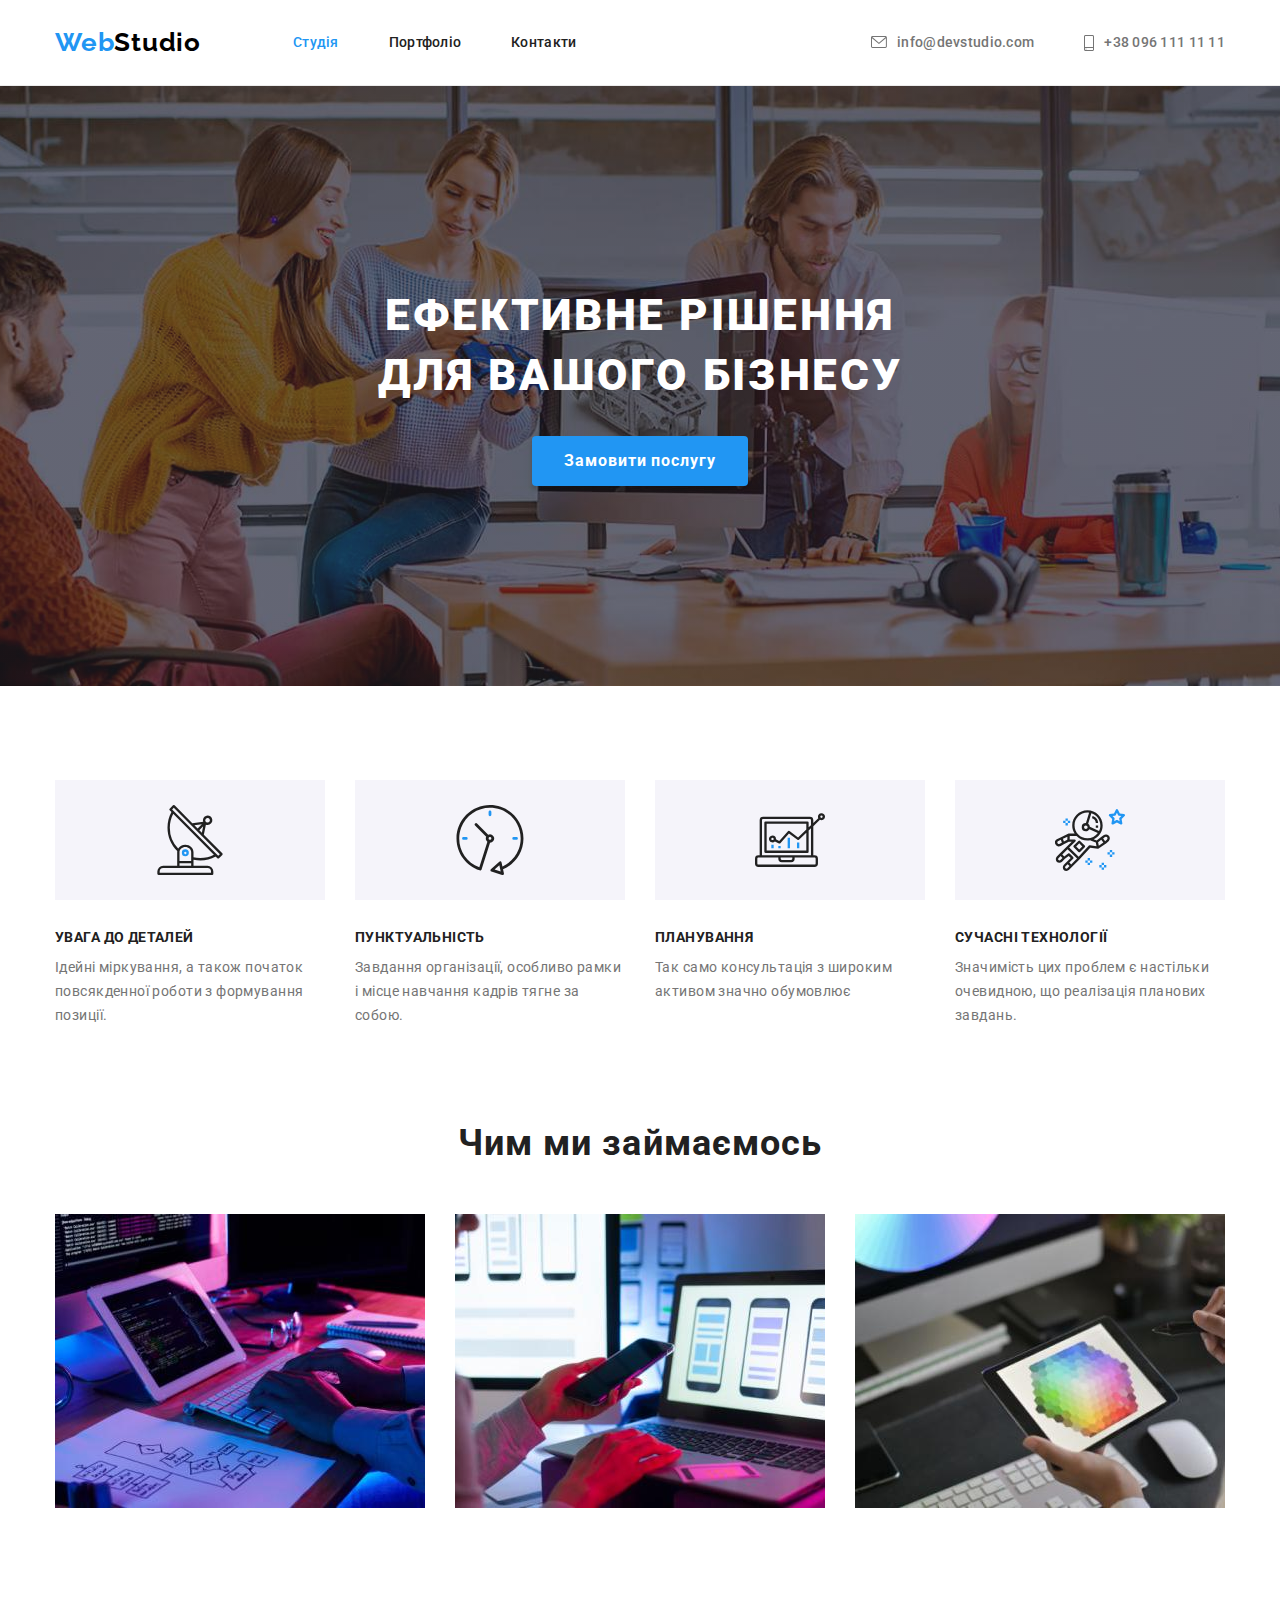
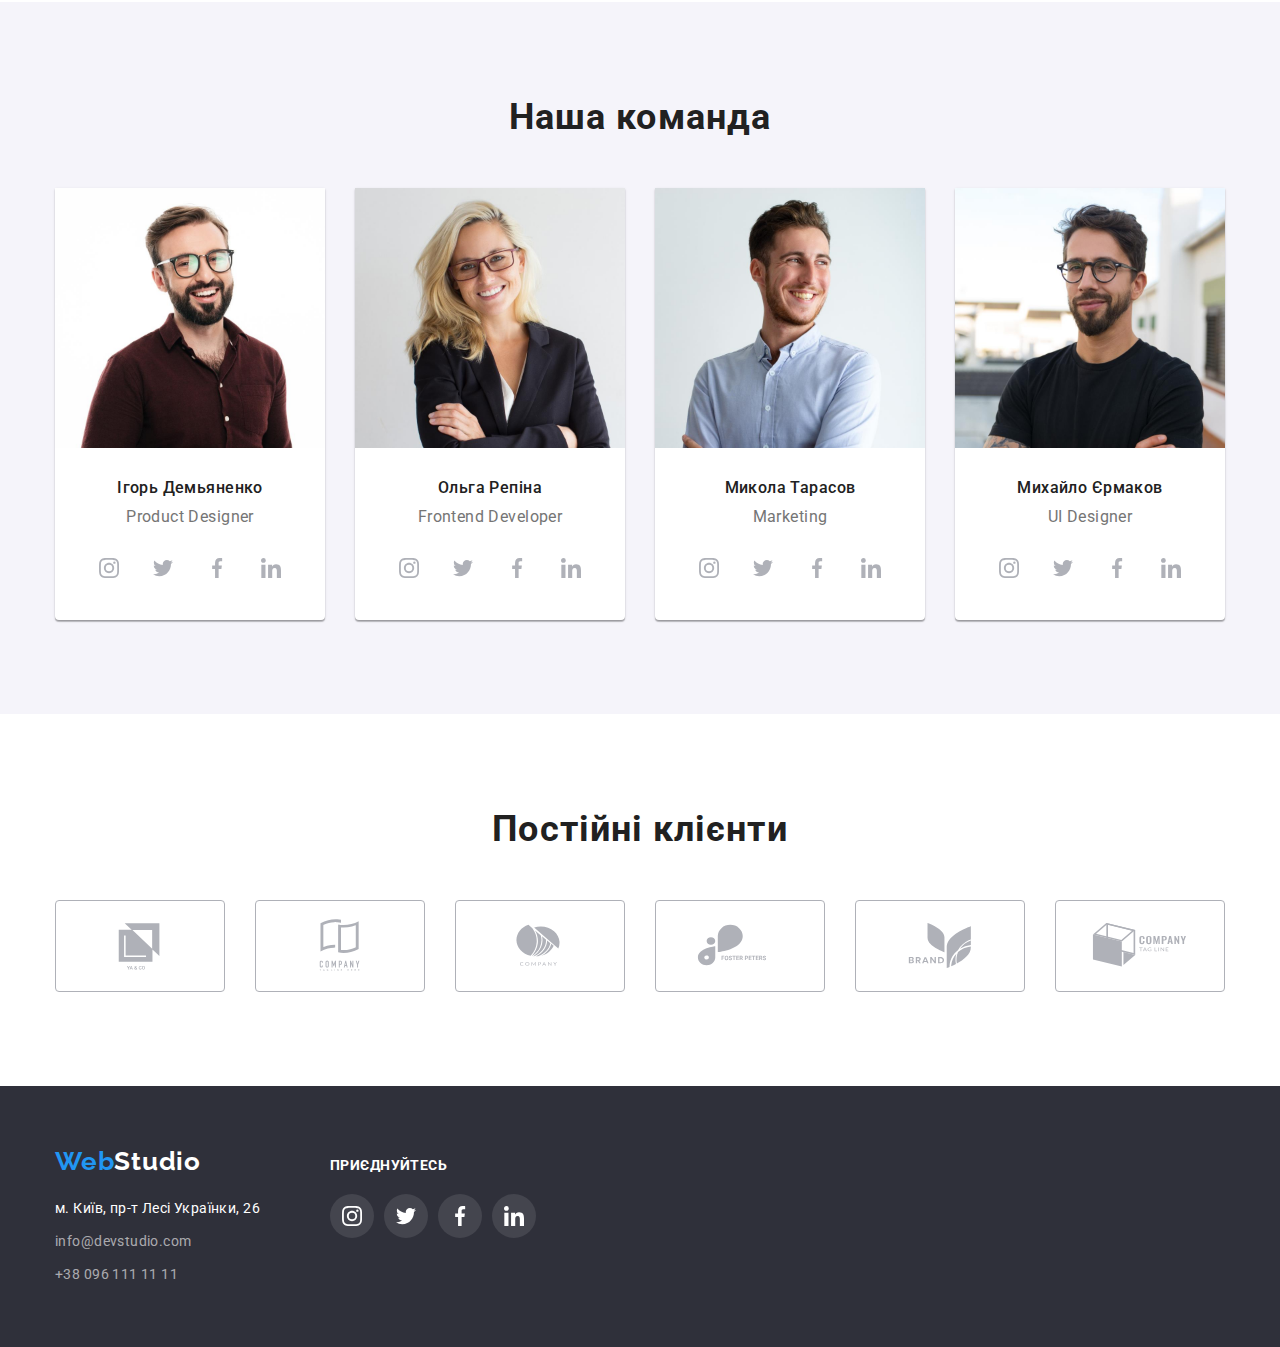
<file: index.html>
<!DOCTYPE html>
<html lang="uk">
  <head>
    <meta charset="UTF-8" />
    <meta name="viewport" content="width=device-width, initial-cale=1.0" />
    <title lang="en">Webstydio</title>
    <link rel="stylesheet" href="./css/reset.css" />
    <link rel="stylesheet" href="./css/modern-normalize.css" />
    <link rel="stylesheet" href="./css/styles.css" />
    <link
      href="https://fonts.googleapis.com/css2?family=Raleway:wght@700&family=Roboto:wght@400;500;700;900&display=swap"
      rel="stylesheet"
    />
  </head>
  <body>
    <header class="header">
      <div class="container">
        <a href="./index.html" class="logo" lang="en"
          >Web<span class="header-logo-text">Studio</span></a
        >
        <nav>
          <ul class="nav-list">
            <li class="nav-item">
              <a href="./index.html" class="current nav-link">Студія</a>
            </li>
            <li class="nav-item">
              <a href="./portfolio.html" class="nav-link">Портфоліо</a>
            </li>
            <li class="nav-item">
              <a href="./contacts.html" class="nav-link">Контакти</a>
            </li>
          </ul>
        </nav>
        <ul class="contact-list list">
          <li class="contact-item">
            <a href="mailto:info@devstudio.com" class="contact-link link">
              <svg class="contact-icon" width="16px" height="12px">
                <use href="./images/icons.svg#icon-envelope"></use>
              </svg>
              info@devstudio.com</a
            >
          </li>
          <li class="contact-item">
            <a href="tel:+380961111111" class="contact-link">
              <svg class="contact-icon" width="10px" height="16px">
                <use href="./images/icons.svg#icon-smartphone"></use>
              </svg>
              +38 096 111 11 11</a
            >
          </li>
        </ul>
      </div>
    </header>
    <main>
      <!--Hero-->
      <section class="hero section">
        <div class="container">
          <h1 class="hero-title">
            Ефективне рішення <br />
            для вашого бізнесу
          </h1>
          <button type="button" class="hero-btn">Замовити послугу</button>
        </div>
      </section>
      <!--Tasks-->
      <section class="tasks section">
        <div class="container">
          <h2 class="visually-hidden">Переваги</h2>
          <ul class="tasks-list list">
            <li class="tasks-item">
              <div class="wrap-icon">
              <svg class="tasks-item-icon" width="70px" height="70px">
                        <use href="./images/icons.svg#icon-antenna"></use>
                      </svg>
                      </div>
              <h3 class="tasks-item-title">Увага до деталей</h3>
              <p class="tasks-item-text">
                Ідейні міркування, а також початок повсякденної роботи з
                формування позиції.
              </p>
            </li>
            <li class="tasks-item"><div class="wrap-icon">
              <svg class="tasks-item-icon" width="70px" height="70px">
                        <use href="./images/icons.svg#icon-clock"></use>
                      </svg>
                      </div>
              <h3 class="tasks-item-title">Пунктуальність</h3>
              <p class="tasks-item-text">
                Завдання організації, особливо рамки і місце навчання кадрів
                тягне за собою.
              </p>
            </li>
            <li class="tasks-item"><div class="wrap-icon">
              <svg class="tasks-item-icon" width="70px" height="70px">
                        <use href="./images/icons.svg#icon-diagram"></use>
                      </svg>
                      </div>
              <h3 class="tasks-item-title">Планування</h3>
              <p class="tasks-item-text">
                Так само консультація з широким активом значно обумовлює
              </p>
            </li>
            <li class="tasks-item"><div class="wrap-icon">
              <svg class="tasks-item-icon" width="70px" height="70px">
                        <use href="./images/icons.svg#icon-astronaut"></use>
                      </svg>
                      </div>
              <h3 class="tasks-item-title">Сучасні технології</h3>
              <p class="tasks-item-text">
                Значимість цих проблем є настільки очевидною, що реалізація
                планових завдань.
              </p>
            </li>
          </ul>
        </div>
      </section>
      <!--Portfolio-->
      <section class="portfolio section">
        <div class="container">
          <h2 class="section-title">Чим ми займаємось</h2>
          <ul class="portfolio-list">
            <li class="portfolio-item">
              <img
                src="./images/box_1.jpg"
                alt="Пишуть код"
                width="370"
                height="294"
              />
            </li>
            <li class="portfolio-item">
              <img
                src="./images/box_2.jpg"
                alt="Оформлють дизайн"
                width="370"
                height="294"
              />
            </li>
            <li class="portfolio-item">
              <img
                src="./images/box_3.jpg"
                alt="Підбирають колір"
                width="370"
                height="294"
              />
            </li>
          </ul>
        </div>
      </section>
      <!--Team-->
      <section class="team section">
        <div class="container">
          <h2 class="section-title">Наша команда</h2>
          <ul class="team-list">
            <li class="team-item">
              <img
                src="./images/team_img_1.jpg"
                alt="Чоловік в окулярах"
                width="270"
                height="260"
              />
              <div class="report">
                <h3 class="team-item-title">Ігорь Демьяненко</h3>
                <p lang="en" class="team-item-text">Product Designer</p>
                <ul class="team-soc-list">
                  <li class="team-soc-item">
                    <a href="" class="team-soc-link"  rel="noopener nofollow noreferrer">
                      <svg class="team-soc-icon" width="20px" height="20px">
                        <use href="./images/icons.svg#icon-instagram"></use>
                      </svg>
                    </a>
                  </li>
                  <li class="team-soc-item">
                    <a href="" class="team-soc-link"  rel="noopener nofollow noreferrer">
                      <svg class="team-soc-icon" width="20px" height="20px">
                        <use href="./images/icons.svg#icon-twitter"></use>
                      </svg>
                    </a>
                  </li>
                  <li class="team-soc-item">
                    <a href="" class="team-soc-link"  rel="noopener nofollow noreferrer">
                      <svg class="team-soc-icon" width="20px" height="20px">
                        <use href="./images/icons.svg#icon-facebook"></use>
                      </svg>
                    </a>
                  </li>
                  <li class="team-soc-item">
                    <a href="" class="team-soc-link"  rel="noopener nofollow noreferrer">
                      <svg class="team-soc-icon" width="20px" height="20px">
                        <use href="./images/icons.svg#icon-linkedin"></use>
                      </svg>
                    </a>
                  </li>
                </ul>
              </div>
            </li>
            <li class="team-item">
              <img
                src="./images/team_img_2.jpg"
                alt="Жінка в окулярах"
                width="270"
                height="260"
              />
              <div class="report">
                <h3 class="team-item-title">Ольга Репіна</h3>
                <p lang="en" class="team-item-text">Frontend Developer</p>
                <ul class="team-soc-list">
                  <li class="team-soc-item">
                    <a href="" class="team-soc-link"  rel="noopener nofollow noreferrer">
                      <svg class="team-soc-icon" width="20px" height="20px">
                        <use href="./images/icons.svg#icon-instagram"></use>
                      </svg>
                    </a>
                  </li>
                  <li class="team-soc-item">
                    <a href="" class="team-soc-link"  rel="noopener nofollow noreferrer">
                      <svg class="team-soc-icon" width="20px" height="20px">
                        <use href="./images/icons.svg#icon-twitter"></use>
                      </svg>
                    </a>
                  </li>
                  <li class="team-soc-item">
                    <a href="" class="team-soc-link"  rel="noopener nofollow noreferrer">
                      <svg class="team-soc-icon" width="20px" height="20px">
                        <use href="./images/icons.svg#icon-facebook"></use>
                      </svg>
                    </a>
                  </li>
                  <li class="team-soc-item">
                    <a href="" class="team-soc-link"  rel="noopener nofollow noreferrer">
                      <svg class="team-soc-icon" width="20px" height="20px">
                        <use href="./images/icons.svg#icon-linkedin"></use>
                      </svg>
                    </a>
                  </li>
                </ul>
              </div>
            </li>
            <li class="team-item">
              <img
                src="./images/team_img_3.jpg"
                alt="Чоловік"
                width="270"
                height="260"
              />
              <div class="report">
                <h3 class="team-item-title">Микола Тарасов</h3>
                <p lang="en" class="team-item-text">Marketing</p>
                <ul class="team-soc-list">
                  <li class="team-soc-item">
                    <a href="" class="team-soc-link"  rel="noopener nofollow noreferrer">
                      <svg class="team-soc-icon" width="20px" height="20px">
                        <use href="./images/icons.svg#icon-instagram"></use>
                      </svg>
                    </a>
                  </li>
                  <li class="team-soc-item">
                    <a href="" class="team-soc-link"  rel="noopener nofollow noreferrer">
                      <svg class="team-soc-icon" width="20px" height="20px">
                        <use href="./images/icons.svg#icon-twitter"></use>
                      </svg>
                    </a>
                  </li>
                  <li class="team-soc-item">
                    <a href="" class="team-soc-link"  rel="noopener nofollow noreferrer">
                      <svg class="team-soc-icon" width="20px" height="20px">
                        <use href="./images/icons.svg#icon-facebook"></use>
                      </svg>
                    </a>
                  </li>
                  <li class="team-soc-item">
                    <a href="" class="team-soc-link"  rel="noopener nofollow noreferrer">
                      <svg class="team-soc-icon" width="20px" height="20px">
                        <use href="./images/icons.svg#icon-linkedin"></use>
                      </svg>
                    </a>
                  </li>
                </ul>
              </div>
            </li>
            <li class="team-item">
              <img
                src="./images/team_img_4.jpg"
                alt="Чоловік в окулярах"
                width="270"
                height="260"
              />
              <div class="report">
                <h3 class="team-item-title">Михайло Єрмаков</h3>
                <p lang="en" class="team-item-text">UI Designer</p>
                <ul class="team-soc-list">
                  <li class="team-soc-item">
                    <a href="" class="team-soc-link"  rel="noopener nofollow noreferrer">
                      <svg class="team-soc-icon" width="20px" height="20px">
                        <use href="./images/icons.svg#icon-instagram"></use>
                      </svg>
                    </a>
                  </li>
                  <li class="team-soc-item">
                    <a href="" class="team-soc-link"  rel="noopener nofollow noreferrer">
                      <svg class="team-soc-icon" width="20px" height="20px">
                        <use href="./images/icons.svg#icon-twitter"></use>
                      </svg>
                    </a>
                  </li>
                  <li class="team-soc-item">
                    <a href="" class="team-soc-link"  rel="noopener nofollow noreferrer">
                      <svg class="team-soc-icon" width="20px" height="20px">
                        <use href="./images/icons.svg#icon-facebook"></use>
                      </svg>
                    </a>
                  </li>
                  <li class="team-soc-item">
                    <a href="" class="team-soc-link"  rel="noopener nofollow noreferrer">
                      <svg class="team-soc-icon" width="20px" height="20px">
                        <use href="./images/icons.svg#icon-linkedin"></use>
                      </svg>
                    </a>
                  </li>
                </ul>
              </div>
            </li>
          </ul>
        </div>
      </section>
      <section class="client section">
        <div class="container">
        <h2 class="section-title" >Постійні клієнти</h2>
        <ul class="client-list">
          <li class="client-item">
            <a href="" class="client-link"  rel="noopener nofollow noreferrer">
              <svg class="client-icon"  width="106px" height="60px">
                <use href=./images/icons.svg#icon-client-1>
                </use>
              </svg>
            </a>
          </li>
          <li class="client-item">
            <a href="" class="client-link"  rel="noopener nofollow noreferrer">
              <svg class="client-icon"  width="106px" height="60px">
                <use href=./images/icons.svg#icon-client-2>
                </use>
              </svg>
            </a>
          </li>
          <li class="client-item">
            <a href="" class="client-link"  rel="noopener nofollow noreferrer">
              <svg class="client-icon"  width="106px" height="60px">
                <use href=./images/icons.svg#icon-client-3>
                </use>
              </svg>
            </a>
          </li>
          <li class="client-item">
            <a href="" class="client-link"  rel="noopener nofollow noreferrer">
              <svg class="client-icon"  width="106px" height="60px">
                <use href=./images/icons.svg#icon-client-4>
                </use>
              </svg>
            </a>
          </li>
          <li class="client-item">
            <a href="" class="client-link"  rel="noopener nofollow noreferrer">
              <svg class="client-icon"  width="106px" height="60px">
                <use href=./images/icons.svg#icon-client-5>
                </use>
              </svg>
            </a>
          </li>
          <li class="client-item">
            <a href="" class="client-link"  rel="noopener nofollow noreferrer">
              <svg class="client-icon"  width="106px" height="60px">
                <use href=./images/icons.svg#icon-client-6>
                </use>
              </svg>
            </a>
          </li>
        </ul>
        </div>
      </section>
    </main>
    <footer class="footer">
      <div class="container">
        <div class="contacts">
        <a href="./index.html" class="logo" lang="en"
          >Web<span class="footer-logo-tekst">Studio</span></a
        >
        <address class="address">
          <ul class="address-list">
            <li class="address-item">
              <a
                href="https://goo.gl/maps/4TEG29RhxD43sS5S9"
                class="address-link address"  rel="noopener nofollow noreferrer"
                >м. Київ, пр-т Лесі Українки, 26</a
              >
            </li>
            <li class="address-item">
              <a href="mailto:info@devstudio.com" class="address-link"
                >info@devstudio.com</a
              >
            </li>
            <li class="address-item">
              <a href="tel:+380961111111" class="address-link"
                >+38 096 111 11 11</a
              >
            </li>
          </ul>
        </address>
        </div>
        <div class="social">
        <h3 class="footer-title">Приєднуйтесь</h3>
        <ul class="footer-soc-list">
                  <li class="footer-soc-item">
                    <a href="" class="footer-soc-link"  rel="noopener nofollow noreferrer">
                      <svg class="footer-soc-icon" width="20px" height="20px">
                        <use href="./images/icons.svg#icon-instagram"></use>
                      </svg>
                    </a>
                  </li>
                  <li class="footer-soc-item">
                    <a href="" class="footer-soc-link"  rel="noopener nofollow noreferrer">
                      <svg class="footer-soc-icon" width="20px" height="20px">
                        <use href="./images/icons.svg#icon-twitter"></use>
                      </svg>
                    </a>
                  </li>
                  <li class="footer-soc-item">
                    <a href="" class="footer-soc-link"  rel="noopener nofollow noreferrer">
                      <svg class="footer-soc-icon" width="20px" height="20px">
                        <use href="./images/icons.svg#icon-facebook"></use>
                      </svg>
                    </a>
                  </li>
                  <li class="footer-soc-item">
                    <a href="" class="footer-soc-link"  rel="noopener nofollow noreferrer">
                      <svg class="footer-soc-icon" width="20px" height="20px">
                        <use href="./images/icons.svg#icon-linkedin"></use>
                      </svg>
                    </a>
                  </li>
                </ul>
                </div>
      </div>
    </footer>
  </body>
</html>
</file>
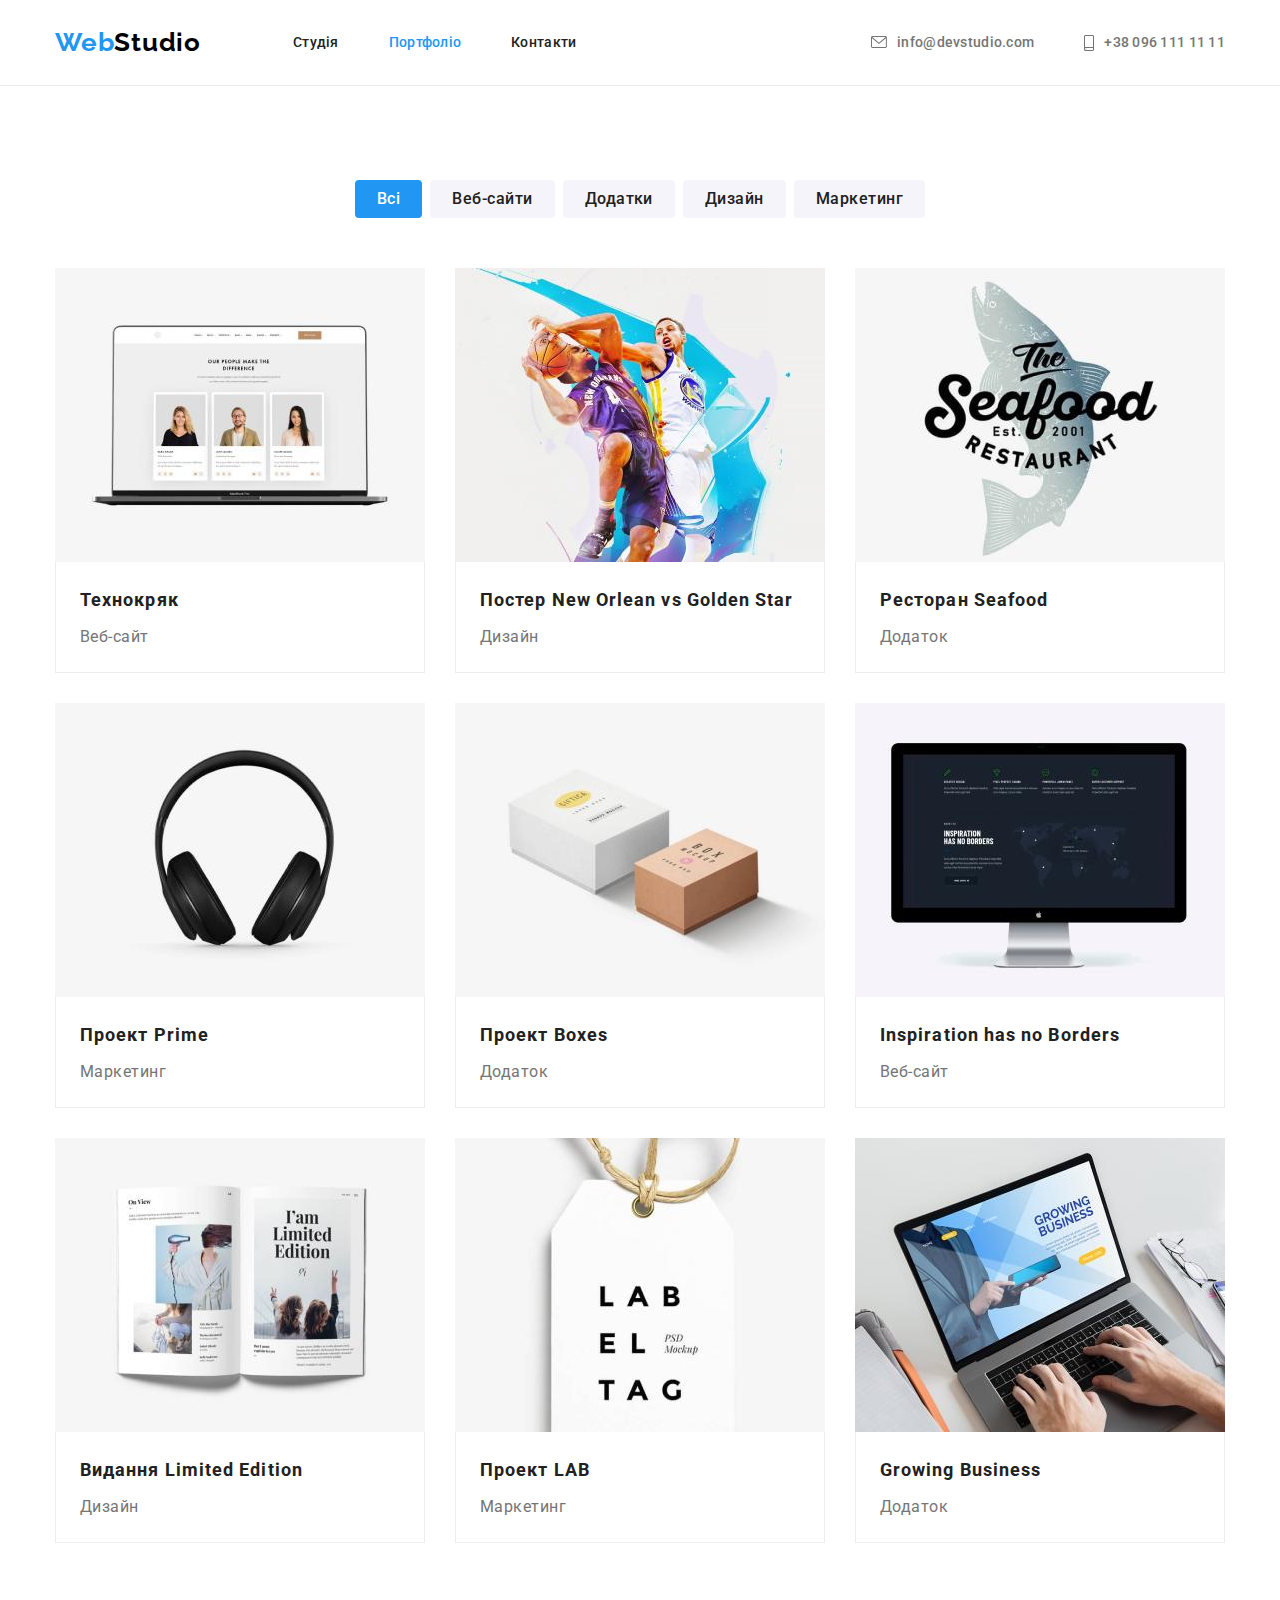
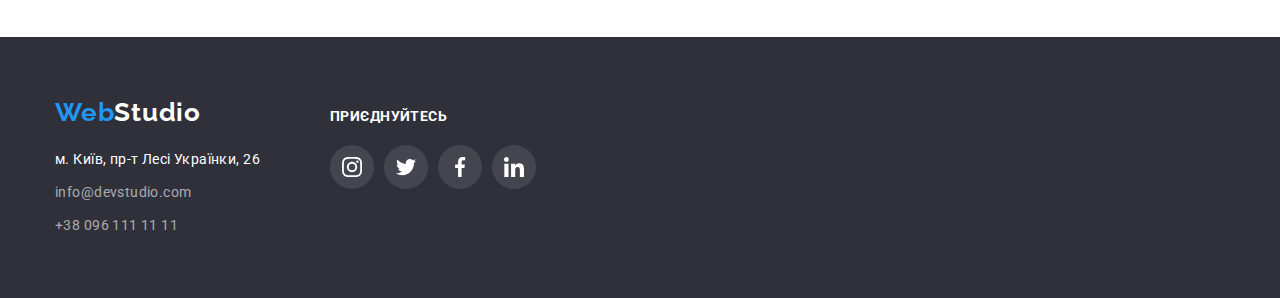
<file: portfolio.html>
<!DOCTYPE html>
<html lang="uk">
  <head>
    <meta charset="UTF-8" />
    <meta name="viewport" content="width=device-width, initial-cale=1.0" />
    <title lang="en">Portfolio</title>
    <link rel="stylesheet" href="./css/reset.css" />
    <link rel="stylesheet" href="./css/modern-normalize.css" />
    <link rel="stylesheet" href="./css/styles.css" />
    <link
      href="https://fonts.googleapis.com/css2?family=Raleway:wght@700&family=Roboto:wght@400;500;700;900&display=swap"
      rel="stylesheet"
    />
  </head>
  <body>
    <header class="header">
      <div class="container">
        <a href="./index.html" class="logo" lang="en"
          >Web<span class="header-logo-text">Studio</span></a
        >
        <nav>
          <ul class="nav-list">
            <li class="nav-item">
              <a href="./index.html" class="nav-link">Студія</a>
            </li>
            <li class="nav-item">
              <a href="./portfolio.html" class="current nav-link">Портфоліо</a>
            </li>
            <li class="nav-item">
              <a href="./contacts.html" class="nav-link">Контакти</a>
            </li>
          </ul>
        </nav>
        <ul class="contact-list list">
          <li class="contact-item">
            <a href="mailto:info@devstudio.com" class="contact-link link">
              <svg class="contact-icon" width="16px" height="12px">
                <use href="./images/icons.svg#icon-envelope"></use>
              </svg>
              info@devstudio.com</a
            >
          </li>
          <li class="contact-item">
            <a href="tel:+380961111111" class="contact-link">
              <svg class="contact-icon" width="10px" height="16px">
                <use href="./images/icons.svg#icon-smartphone"></use>
              </svg>
              +38 096 111 11 11</a
            >
          </li>
        </ul>
      </div>
    </header>
    <main>
      <section class="portfolio-hero section">
        <div class="container">
          <h1 class="visually-hidden">Портфоліо</h1>
          <ul class="portfolio-filter-list">
            <li class="portfolio-filter-item">
              <button type="button" class="portfolio-filter current-filter">
                Всі
              </button>
            </li>
            <li class="portfolio-filter-item">
              <button type="button" class="portfolio-filter">Веб-сайти</button>
            </li>
            <li class="portfolio-filter-item">
              <button type="button" class="portfolio-filter">Додатки</button>
            </li>
            <li class="portfolio-filter-item">
              <button type="button" class="portfolio-filter">Дизайн</button>
            </li>
            <li class="portfolio-filter-item">
              <button type="button" class="portfolio-filter">Маркетинг</button>
            </li>
          </ul>
          <ul class="portfolio-project-list">
            <li class="portfolio-project-item">
              <a href="" class="portfolio-project-link">
                <img
                  src="./images/portfolio_img_0.jpg"
                  alt="Ноутбук з анкетами"
                  width="370"
                  height="294"
                />
                <div class="portfolio-report">
                  <h2 class="portfolio-item-title">Технокряк</h2>
                  <p class="portfolio-item-text">Веб-сайт</p>
                </div>
              </a>
            </li>
            <li class="portfolio-project-item">
              <a href="" class="portfolio-project-link">
                <img
                  src="./images/portfolio_img_1.jpg"
                  alt="Два баскетболіста"
                  width="370"
                  height="294"
                />
                <div class="portfolio-report">
                  <h2 class="portfolio-item-title">
                    Постер <span lang="en">New Orlean vs Golden Star</span>
                  </h2>
                  <p class="portfolio-item-text">Дизайн</p>
                </div>
              </a>
            </li>
            <li class="portfolio-project-item">
              <a href="" class="portfolio-project-link">
                <img
                  src="./images/portfolio_img_2.jpg"
                  alt="Риба логотип"
                  width="370"
                  height="294"
                />
                <div class="portfolio-report">
                  <h2 class="portfolio-item-title">
                    Ресторан <span lang="en">Seafood</span>
                  </h2>
                  <p class="portfolio-item-text">Додаток</p>
                </div>
              </a>
            </li>
            <li class="portfolio-project-item">
              <a href="" class="portfolio-project-link">
                <img
                  src="./images/portfolio_img_3.jpg"
                  alt="Навушники"
                  width="370"
                  height="294"
                />
                <div class="portfolio-report">
                  <h2 class="portfolio-item-title">
                    Проект <span lang="en">Prime</span>
                  </h2>
                  <p class="portfolio-item-text">Маркетинг</p>
                </div>
              </a>
            </li>
            <li class="portfolio-project-item">
              <a href="" class="portfolio-project-link">
                <img
                  src="./images/portfolio_img_4.jpg"
                  alt="Дві коробки"
                  width="370"
                  height="294"
                />
                <div class="portfolio-report">
                  <h2 class="portfolio-item-title">
                    Проект <span lang="en">Boxes</span>
                  </h2>
                  <p class="portfolio-item-text">Додаток</p>
                </div>
              </a>
            </li>
            <li class="portfolio-project-item">
              <a href="" class="portfolio-project-link">
                <img
                  src="./images/portfolio_img_5.jpg"
                  alt="Монітор з картою"
                  width="370"
                  height="294"
                />
                <div class="portfolio-report">
                  <h2 lang="en" class="portfolio-item-title">
                    Inspiration has no Borders
                  </h2>
                  <p class="portfolio-item-text">Веб-сайт</p>
                </div>
              </a>
            </li>
            <li class="portfolio-project-item">
              <a href="" class="portfolio-project-link">
                <img
                  src="./images/portfolio_img_6.jpg"
                  alt="Книжка з ілюстраціями"
                  width="370"
                  height="294"
                />
                <div class="portfolio-report">
                  <h2 class="portfolio-item-title">
                    Bидання <span lang="en">Limited Edition</span>
                  </h2>
                  <p class="portfolio-item-text">Дизайн</p>
                </div>
              </a>
            </li>
            <li class="portfolio-project-item">
              <a href="" class="portfolio-project-link">
                <img
                  src="./images/portfolio_img_7.jpg"
                  alt="Етикетка"
                  width="370"
                  height="294"
                />
                <div class="portfolio-report">
                  <h2 class="portfolio-item-title">
                    Проект <span lang="en">LAB</span>
                  </h2>
                  <p class="portfolio-item-text">Маркетинг</p>
                </div>
              </a>
            </li>
            <li class="portfolio-project-item">
              <a href="" class="portfolio-project-link">
                <img
                  src="./images/portfolio_img_8.jpg"
                  alt="Друк на ноутбуці"
                  width="370"
                  height="294"
                />
                <div class="portfolio-report">
                  <h2 lang="en" class="portfolio-item-title">
                    Growing Business
                  </h2>
                  <p class="portfolio-item-text">Додаток</p>
                </div>
              </a>
            </li>
          </ul>
        </div>
      </section>
    </main>
    <footer class="footer">
      <div class="container">
        <div class="contacts">
          <a href="./index.html" class="logo" lang="en"
            >Web<span class="footer-logo-tekst">Studio</span></a
          >
          <address class="address">
            <ul class="address-list">
              <li class="address-item">
                <a
                  href="https://goo.gl/maps/4TEG29RhxD43sS5S9"
                  class="address-link address"
                  >м. Київ, пр-т Лесі Українки, 26</a
                >
              </li>
              <li class="address-item">
                <a href="mailto:info@devstudio.com" class="address-link"
                  >info@devstudio.com</a
                >
              </li>
              <li class="address-item">
                <a href="tel:+380961111111" class="address-link"
                  >+38 096 111 11 11</a
                >
              </li>
            </ul>
          </address>
        </div>
        <div class="social">
          <h3 class="footer-title">Приєднуйтесь</h3>
          <ul class="footer-soc-list">
            <li class="footer-soc-item">
              <a
                href=""
                class="footer-soc-link"
                rel="noopener nofollow noreferrer"
              >
                <svg class="footer-soc-icon" width="20px" height="20px">
                  <use href="./images/icons.svg#icon-instagram"></use>
                </svg>
              </a>
            </li>
            <li class="footer-soc-item">
              <a
                href=""
                class="footer-soc-link"
                rel="noopener nofollow noreferrer"
              >
                <svg class="footer-soc-icon" width="20px" height="20px">
                  <use href="./images/icons.svg#icon-twitter"></use>
                </svg>
              </a>
            </li>
            <li class="footer-soc-item">
              <a
                href=""
                class="footer-soc-link"
                rel="noopener nofollow noreferrer"
              >
                <svg class="footer-soc-icon" width="20px" height="20px">
                  <use href="./images/icons.svg#icon-facebook"></use>
                </svg>
              </a>
            </li>
            <li class="footer-soc-item">
              <a
                href=""
                class="footer-soc-link"
                rel="noopener nofollow noreferrer"
              >
                <svg class="footer-soc-icon" width="20px" height="20px">
                  <use href="./images/icons.svg#icon-linkedin"></use>
                </svg>
              </a>
            </li>
          </ul>
        </div>
      </div>
    </footer>
  </body>
</html>
</file>
<file: css/styles.css>
:root {
  --primary-text-color: #212121;
  --accent-text-color: #2196f3;
  --secondary-text-color: #757575;
  --primary-background-color: #2f303a;
  --background-color: #ffffff;
  --accent-btn-text-color: #000000;
  --accent-btn-background-color: #188ce8;
  --team-background-color: #f5f4fa;
  --contact-color: rgba(255, 255, 255, 0.6);
  --border-color: #eeeeee;
  --border-bottom-color: #ececec;
  --icon-color: #afb1b8;
}

.visually-hidden {
  position: absolute;
  width: 1px;
  height: 1px;
  margin: -1px;
  border: 0;
  padding: 0;
  white-space: nowrap;
  clip-path: inset(100%);
  clip: rect(0 0 0 0);
  overflow: hidden;
}

ul,
ol {
  list-style-type: none;
  margin: 0;
  padding-left: 0;
}
button {
  cursor: pointer;
}

body {
  font-family: "Roboto", sans-serif;
  font-size: 14px;
  font-style: normal;
  color: var(--primary-text-color);
}
.section {
  padding-top: 94px;
  padding-bottom: 94px;
  /* outline: 1px dashed green;
  background-color: transparent; */
}
.container {
  width: 1200px;
  margin: 0 auto;
  padding-left: 15px;
  padding-right: 15px;
  /* outline: 1px solid orangered;
  background-color: greenyellow; */
}
/* ----------------HEADER------------------- */

.header .container {
  display: flex;
  align-items: center;
}
.header {
  border-bottom: 1px solid var(--border-bottom-color);
}

.header .logo {
  display: block;
  margin-right: 93px;
  padding-top: 24px;
  padding-bottom: 25px;
}

.nav-list {
  display: flex;
  width: 294px;
}
.nav-item + .nav-item {
  margin-left: 50px;
}

.contact-list {
  display: flex;
  margin-left: auto;
}
.nav-item,
.contact-item {
  padding-top: 32px;
  padding-bottom: 32px;
}
.contact-item + .contact-item {
  margin-left: 50px;
}
.contacts-icon {
  display: inline-block;
}
.logo {
  max-width: 145px;
  font-family: "Raleway", sans-serif;
  font-weight: 700;
  font-size: 26px;
  line-height: 1.19;
  letter-spacing: 0.03em;
  color: var(--accent-text-color);
  cursor: pointer;
}

.header-logo-text {
  color: var(--accent-btn-text-color);
}
.nav-link,
.contact-link {
  font-weight: 500;
  line-height: 1.14;
  letter-spacing: 0.02em;
}
.contact-link {
  color: var(--secondary-text-color);
  display: flex;
  align-items: center;
}

.contact-icon {
  margin-right: 10px;
  fill: currentColor;
}

.current,
.logo,
.nav-link:hover,
.nav-link:focus,
.contact-link:hover,
.contact-link:focus,
.address-link:hover,
.address-link:focus {
  color: var(--accent-text-color);
  fill: var(--accent-text-color);
}

/* ----------------HERO------------------- */
.hero {
  padding-bottom: 200px;
  padding-top: 200px;
  text-align: center;
  background-color: var(--primary-background-color);
  background-image: linear-gradient(
      to bottom,
      rgba(47, 48, 58, 0.4),
      rgba(47, 48, 58, 0.4)
    ),
    url(../images/background-img.jpg);
  background-repeat: no-repeat;
  background-size: cover;
  background-position: center;
  max-width: 1600px;
  margin: 0 auto;
}

.hero-title {
  margin-bottom: 30px;

  font-weight: 900;
  font-size: 44px;
  line-height: 1.36;

  letter-spacing: 0.06em;
  text-transform: uppercase;
  color: var(--background-color);
}

.hero-btn {
  border: none;

  padding-top: 10px;
  padding-bottom: 10px;
  padding-right: 32px;
  padding-left: 32px;
  box-shadow: 0px 4px 4px rgba(0, 0, 0, 0.15);
  border-radius: 4px;
  border: transparent;

  white-space: nowrap;
  font-family: inherit;
  font-style: normal;
  font-weight: 700;
  font-size: 16px;
  line-height: 1.88;
  letter-spacing: 0.06em;
  background-color: var(--accent-text-color);
  color: var(--background-color);
}
.hero-btn:hover,
.hero-btn:focus {
  background-color: var(--accent-btn-background-color);
}
/* ----------------Tasks------------------- */
.tasks-list {
  display: flex;
}

.tasks-item {
  width: 270px;
  text-align: left;
  background-color: var(--background-color);
}

.wrap-icon {
  width: 100%;
  height: 120px;
  display: flex;
  justify-content: center;
  align-items: center;
  background: var(--team-background-color);
}

.tasks-item + .tasks-item {
  margin-left: 30px;
}

.tasks-item-title {
  margin-top: 30px;
  margin-bottom: 10px;

  font-size: 14px;
  line-height: 1.14;
  letter-spacing: 0.03em;
  text-transform: uppercase;
}
.tasks-item-text {
  line-height: 1.71;
  letter-spacing: 0.03em;
  color: var(--secondary-text-color);
}
/* ----------------Portfolio------------------- */
.portfolio {
  padding-top: 0;
}
.section-title {
  margin-bottom: 50px;

  font-size: 36px;
  line-height: 1.17;
  text-align: center;
  letter-spacing: 0.03em;
}
.portfolio-list {
  display: flex;
  margin-left: -30px;
}
.portfolio-item {
  flex-basis: calc(100% / 3 - 30px);
  margin-left: 30px;
}
/* ----------------Team------------------- */
.team {
  background-color: var(--team-background-color);
}
.team-list {
  display: flex;
  margin-left: -30px;
}

.team-item {
  flex-basis: calc(100% / 4 - 30px);
  margin-left: 30px;

  max-width: 270px;
  box-shadow: 0px 1px 3px rgba(0, 0, 0, 0.12), 0px 1px 1px rgba(0, 0, 0, 0.14),
    0px 2px 1px rgba(0, 0, 0, 0.2);
  border-radius: 0px 0px 4px 4px;

  line-height: 1.19;
  text-align: center;
  letter-spacing: 0.03em;
  background-color: var(--background-color);
}
.team-item-title {
  font-weight: 500;
  font-size: 16px;
}
.team-item-text {
  margin-top: 10px;

  font-size: 16px;
  color: var(--secondary-text-color);
}
.report {
  padding-top: 30px;
  padding-right: 32px;
  padding-bottom: 30px;
  padding-left: 32px;
}
.team-soc-list {
  display: flex;
  justify-content: center;
  margin-top: 20px;
}
.team-soc-item {
  width: 44px;
  height: 44px;
}

.team-soc-item + .team-soc-item {
  margin-left: 10px;
}
.team-soc-link {
  width: 100%;
  height: 100%;
  display: flex;
  border-radius: 50%;
  justify-content: center;
  align-items: center;
  fill: var(--icon-color);
}

.team-soc-link:hover,
.team-soc-link:focus {
  fill: var(--background-color);
  background-color: var(--accent-text-color);
}

/* ----------------Client------------------- */

.client-list {
  display: flex;
  justify-content: space-between;
  margin-top: 50px;
}
.client-item {
  width: 170px;
  height: 92px;
}
.client-item + .client-item {
  margin-left: 30px;
}
.client-link {
  width: 100%;
  height: 100%;
  display: flex;
  border-radius: 50%;
  justify-content: center;
  align-items: center;
  fill: var(--icon-color);
  border: 1px solid var(--icon-color);
  border-radius: 4px;
}
.client-link:hover,
.client-link:focus {
  fill: var(--accent-text-color);
  border: 1px solid var(--accent-text-color);
}
/* ----------------Footer------------------- */
.footer {
  padding-top: 60px;
  padding-bottom: 60px;
  background-color: var(--primary-background-color);
}
.footer .container {
  display: flex;
}

.logo .footer-logo-tekst {
  color: var(--background-color);
}
.social {
  padding-top: 12px;
  margin-left: 70px;
}
.address-item + .address-item {
  margin-top: 9px;
}
.address-link {
  font-style: normal;
  font-weight: 400;
  line-height: 1.71;
  letter-spacing: 0.03em;
  color: var(--contact-color);
}
.address {
  margin-top: 20px;
  max-width: 231px;
  text-align: left;
  color: var(--background-color);
}
.footer-title {
  font-weight: 700;
  font-size: 14px;
  line-height: 1.14;
  letter-spacing: 0.03em;
  text-transform: uppercase;
  color: var(--background-color);
}
.footer-soc-list {
  display: flex;
  justify-content: center;
  margin-top: 20px;
}
.footer-soc-item {
  width: 44px;
  height: 44px;
}

.footer-soc-item + .footer-soc-item {
  margin-left: 10px;
}
.footer-soc-link {
  width: 100%;
  height: 100%;
  display: flex;
  border-radius: 50%;
  justify-content: center;
  align-items: center;
  background-color: rgba(255, 255, 255, 0.1);
  fill: var(--background-color);
}

.footer-soc-link:hover,
.footer-soc-link:focus {
  fill: var(--background-color);
  background-color: var(--accent-text-color);
}

/* ------------------------------PORTFOLIO---------------------------------- */
.portfolio-filter-list {
  display: flex;
  justify-content: center;
  margin-bottom: 34px;
  padding-bottom: 16px;
}
.portfolio-filter {
  border: transparent;
  background: var(--team-background-color);
  border-radius: 4px;
  padding-top: 6px;
  padding-right: 22px;
  padding-bottom: 6px;
  padding-left: 22px;

  font-family: inherit;
  font-weight: 500;
  font-size: 16px;
  line-height: 1.62;
  text-align: center;
  letter-spacing: 0.03em;
  color: var(--primary-text-color);
  background-color: var(--team-background-color);
  cursor: pointer;
}
.portfolio-filter-item + .portfolio-filter-item {
  margin-left: 8px;
}
.portfolio-project-list {
  display: flex;
  flex-wrap: wrap;
  margin-left: -30px;
}
.portfolio-project-item {
  flex-basis: calc(100% / 3 - 30px);
  margin-left: 30px;
  width: 370px;
  text-align: start;
}
.portfolio-project-link {
  width: 100%;
  height: 100%;
}

.portfolio-project-link:hover,
.portfolio-project-link:focus {
  border: 1px solid var(--border-color);
  box-shadow: 0px 1px 1px rgba(0, 0, 0, 0.12), 0px 4px 4px rgba(0, 0, 0, 0.06),
    1px 4px 6px rgba(0, 0, 0, 0.16);
  cursor: pointer;
}
.portfolio-project-link {
  display: block;
}

.portfolio-report {
  padding-top: 20px;
  padding-right: 24px;
  padding-bottom: 20px;
  padding-left: 24px;
  border-right: 1px solid var(--border-color);
  border-bottom: 1px solid var(--border-color);
  border-left: 1px solid var(--border-color);
}
.portfolio-project-item:nth-child(n + 4) {
  margin-top: 30px;
}

.current-filter,
.portfolio-filter:hover,
.portfolio-filter:focus {
  color: var(--background-color);
  background-color: var(--accent-text-color);
}

.portfolio-filter:hover,
.portfolio-filter:focus {
  box-shadow: 0px 3px 1px rgba(0, 0, 0, 0.1), 0px 1px 2px rgba(0, 0, 0, 0.08),
    0px 2px 2px rgba(0, 0, 0, 0.12);
  border-radius: 4px;
}

.portfolio-item-title {
  white-space: nowrap;
  margin-bottom: 4px;
  font-size: 18px;
  line-height: 2;
  letter-spacing: 0.06em;
  color: var(--primary-text-color);
}

.portfolio-item-text {
  display: block;

  font-size: 16px;
  line-height: 1.88;
  letter-spacing: 0.03em;
  color: var(--secondary-text-color);
}
</file>
